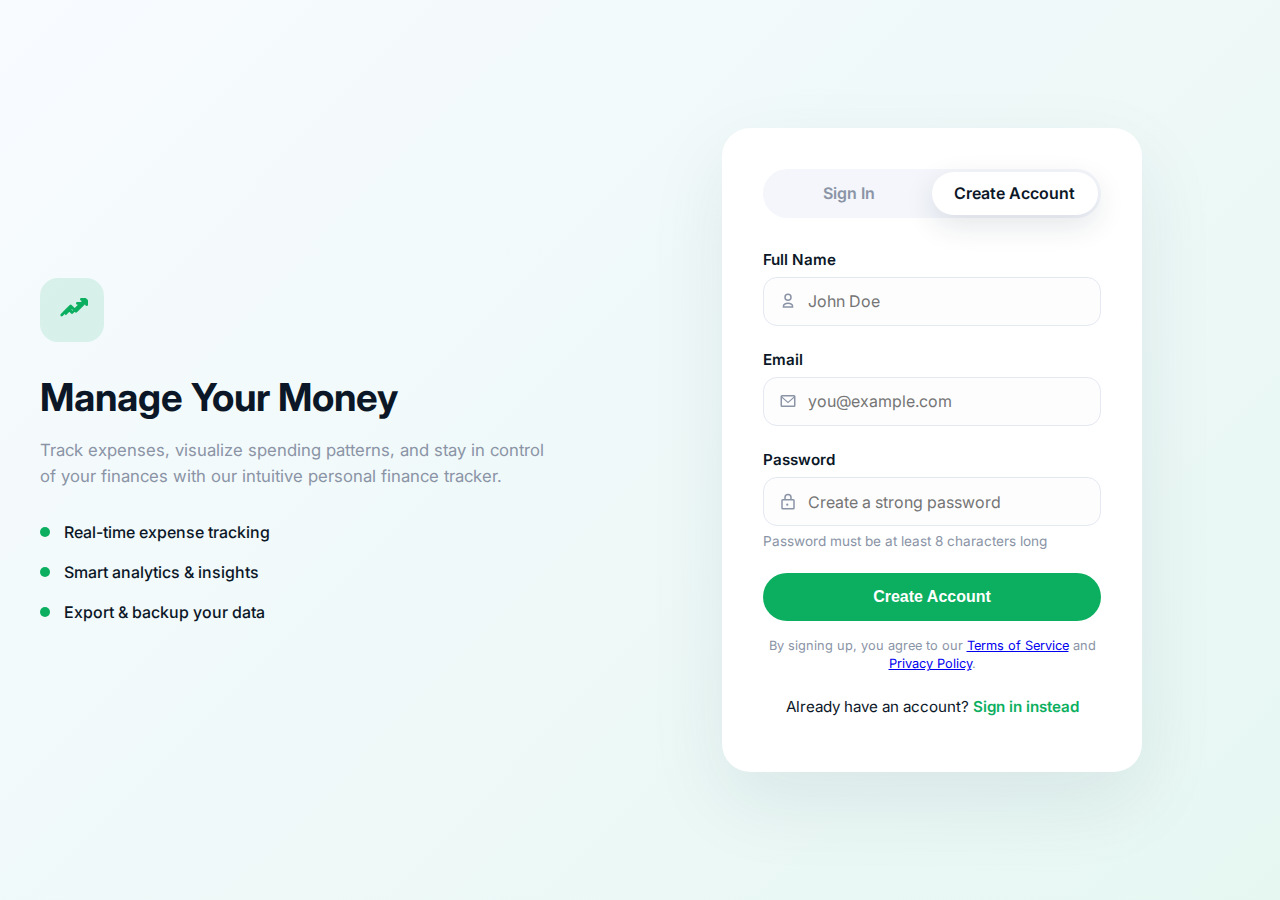
<file: signup.html>
<!DOCTYPE html>
<html lang="en">
  <head>
    <meta charset="UTF-8" />
    <meta name="viewport" content="width=device-width, initial-scale=1.0" />
    <title>Finance Tracker | Create Account</title>
    <link rel="stylesheet" href="styles/style.css" />
  </head>
  <body>
    <main class="auth-page">
      <section class="brand-panel">
        <div class="brand-icon">
          <svg viewBox="0 0 24 24" aria-hidden="true">
            <path
              d="M19 6h-3a1 1 0 0 0 0 2h.586l-4.293 4.293-2.293-2.293a1 1 0 0 0-1.414 0l-5 5a1 1 0 1 0 1.414 1.414L9 12.414l2.293 2.293a1 1 0 0 0 1.414 0L21 6.414V7a1 1 0 0 0 2 0V4a1 1 0 0 0-1-1h-3a1 1 0 0 0 0 2h.586L14 10.586l-2.293-2.293a1 1 0 0 0-1.414 0L5 13.586 7.414 16 12 11.414l2.293 2.293a1 1 0 0 0 1.414 0L22 7.414V8a1 1 0 1 0 2 0V5a1 1 0 0 0-1-1h-4Z"
            />
          </svg>
        </div>
        <h1>Manage Your Money</h1>
        <p>
          Track expenses, visualize spending patterns, and stay in control of
          your finances with our intuitive personal finance tracker.
        </p>
        <ul class="feature-list">
          <li>Real-time expense tracking</li>
          <li>Smart analytics & insights</li>
          <li>Export & backup your data</li>
        </ul>
      </section>

      <section class="form-panel" aria-label="Sign up form">
        <div class="form-card">
          <div class="tab-group" role="tablist">
            <a class="tab" href="login.html">Sign In</a>
            <a class="tab active" aria-current="page" href="#">Create Account</a>
          </div>
          <form id="signupForm">
            <div class="form-group">
              <label for="signup-name">Full Name</label>
              <div class="input-wrapper">
                <svg viewBox="0 0 24 24" aria-hidden="true">
                  <path
                    d="M12 12a5 5 0 1 0-5-5 5 5 0 0 0 5 5Zm0-8a3 3 0 1 1-3 3 3 3 0 0 1 3-3Zm0 10c-4 0-7 2-7 4.5V21h14v-2.5C19 16 16 14 12 14Zm-5 4.5c0-.84 1.89-2.5 5-2.5s5 1.66 5 2.5v.5H7Z"
                  />
                </svg>
                <input
                  type="text"
                  id="signup-name"
                  name="name"
                  placeholder="John Doe"
                  required
                />
              </div>
            </div>
            <div class="form-group">
              <label for="signup-email">Email</label>
              <div class="input-wrapper">
                <svg viewBox="0 0 24 24" aria-hidden="true">
                  <path
                    d="M20 4H4a2 2 0 0 0-2 2v12a2 2 0 0 0 2 2h16a2 2 0 0 0 2-2V6a2 2 0 0 0-2-2Zm0 2v.01L12 13 4 6.01V6h16ZM4 18V8l8 7 8-7v10H4Z"
                  />
                </svg>
                <input
                  type="email"
                  id="signup-email"
                  name="email"
                  placeholder="you@example.com"
                  required
                />
              </div>
            </div>
            <div class="form-group">
              <label for="signup-password">Password</label>
              <div class="input-wrapper">
                <svg viewBox="0 0 24 24" aria-hidden="true">
                  <path
                    d="M17 8V6a5 5 0 0 0-10 0v2H5a2 2 0 0 0-2 2v10a2 2 0 0 0 2 2h14a2 2 0 0 0 2-2V10a2 2 0 0 0-2-2h-2Zm-8-2a3 3 0 0 1 6 0v2H9V6Zm9 14H5V10h14v10Zm-7-3a1.5 1.5 0 1 0 0-3 1.5 1.5 0 0 0 0 3Z"
                  />
                </svg>
                <input
                  type="password"
                  id="signup-password"
                  name="password"
                  placeholder="Create a strong password"
                  required
                  minlength="8"
                />
              </div>
              <p class="helper-text">Password must be at least 8 characters long</p>
            </div>
            <button type="submit" class="primary-btn">Create Account</button>
          </form>
          <p class="legal-text">
            By signing up, you agree to our <a href="#">Terms of Service</a> and
            <a href="#">Privacy Policy</a>.
          </p>
          <p class="alt-action">
            Already have an account?
            <a href="login.html">Sign in instead</a>
          </p>
        </div>
      </section>
    </main>
  </body>
  <script src="auth.js" defer></script>
</html>
</file>
<file: styles/style.css>
@import url("https://fonts.googleapis.com/css2?family=Inter:wght@400;500;600;700&display=swap");

:root {
  --brand-green: #0caf60;
  --brand-green-dark: #099451;
  --brand-grey: #8a94a6;
  --brand-text: #0b1727;
  --panel-bg: #ffffff;
  --border-color: #e4e8f1;
  --page-bg: linear-gradient(135deg, #f8fbff 0%, #e6f7f2 100%);
}

*,
*::before,
*::after {
  box-sizing: border-box;
}

body {
  margin: 0;
  min-height: 100vh;
  font-family: "Inter", system-ui, -apple-system, BlinkMacSystemFont, sans-serif;
  background: var(--page-bg);
  color: var(--brand-text);
}

.auth-page {
  min-height: 100vh;
  width: min(1200px, 100% - 3rem);
  margin: 0 auto;
  padding: 3rem 0;
  display: flex;
  align-items: center;
  justify-content: space-between;
  gap: 4rem;
}

.brand-panel {
  flex: 1;
  max-width: 520px;
}

.brand-icon {
  width: 64px;
  height: 64px;
  border-radius: 18px;
  background: rgba(12, 175, 96, 0.12);
  display: grid;
  place-items: center;
  margin-bottom: 2rem;
}

.brand-icon svg {
  width: 32px;
  height: 32px;
  fill: var(--brand-green);
}

.brand-panel h1 {
  font-size: clamp(2.25rem, 3vw, 3rem);
  margin-bottom: 1rem;
  line-height: 1.2;
}

.brand-panel p {
  font-size: 1.05rem;
  color: var(--brand-grey);
  margin-bottom: 2rem;
  line-height: 1.6;
}

.feature-list {
  list-style: none;
  padding: 0;
  margin: 0;
  display: grid;
  gap: 1.25rem;
}

.feature-list li {
  display: flex;
  gap: 0.85rem;
  align-items: center;
  font-weight: 500;
}

.feature-list li::before {
  content: "";
  width: 10px;
  height: 10px;
  border-radius: 50%;
  background: var(--brand-green);
}

.form-panel {
  flex: 1;
  display: flex;
  justify-content: center;
}

.form-card {
  width: min(420px, 100%);
  background: var(--panel-bg);
  border-radius: 28px;
  padding: 2.5rem;
  box-shadow: 0 30px 80px rgba(10, 32, 68, 0.08);
  border: 1px solid rgba(255, 255, 255, 0.6);
}

.tab-group {
  display: flex;
  background: #f4f6fb;
  border-radius: 999px;
  padding: 0.2rem;
  margin-bottom: 2rem;
}

.tab {
  flex: 1;
  text-align: center;
  padding: 0.7rem 0;
  border-radius: 999px;
  text-decoration: none;
  color: var(--brand-grey);
  font-weight: 600;
  transition: background 0.2s, color 0.2s;
}

.tab.active {
  background: #ffffff;
  color: var(--brand-text);
  box-shadow: 0 10px 30px rgba(13, 38, 59, 0.12);
}

.form-group {
  margin-bottom: 1.5rem;
}

label {
  display: block;
  margin-bottom: 0.5rem;
  font-weight: 600;
  font-size: 0.95rem;
}

.input-wrapper {
  position: relative;
}

.input-wrapper svg {
  position: absolute;
  top: 50%;
  left: 1rem;
  transform: translateY(-50%);
  width: 18px;
  height: 18px;
  fill: var(--brand-grey);
}

input {
  width: 100%;
  border-radius: 14px;
  border: 1px solid var(--border-color);
  padding: 0.85rem 1rem 0.85rem 2.75rem;
  font-size: 1rem;
  font-family: inherit;
  color: var(--brand-text);
  background: #fdfdfd;
  transition: border 0.2s, box-shadow 0.2s;
}

input:focus {
  outline: none;
  border-color: var(--brand-green);
  box-shadow: 0 0 0 3px rgba(12, 175, 96, 0.2);
}

.helper-text {
  font-size: 0.85rem;
  color: var(--brand-grey);
  margin-top: 0.4rem;
}

.primary-btn {
  width: 100%;
  border: none;
  border-radius: 999px;
  padding: 0.95rem 1rem;
  font-size: 1rem;
  font-weight: 600;
  cursor: pointer;
  color: #ffffff;
  background: var(--brand-green);
  transition: background 0.2s, transform 0.2s;
}

.primary-btn:hover {
  background: var(--brand-green-dark);
  transform: translateY(-1px);
}

.legal-text {
  margin-top: 1rem;
  font-size: 0.8rem;
  color: var(--brand-grey);
  text-align: center;
  line-height: 1.4;
}

.divider {
  text-align: center;
  color: var(--brand-grey);
  font-size: 0.9rem;
  margin: 1.5rem 0;
  position: relative;
}

.divider::before,
.divider::after {
  content: "";
  position: absolute;
  top: 50%;
  width: 40%;
  height: 1px;
  background: var(--border-color);
}

.divider::before {
  left: 0;
}

.divider::after {
  right: 0;
}

.social-btn {
  width: 100%;
  border: 1px solid var(--border-color);
  border-radius: 16px;
  padding: 0.85rem 1rem;
  background: transparent;
  display: flex;
  align-items: center;
  justify-content: center;
  gap: 0.5rem;
  font-weight: 600;
  cursor: pointer;
}

.social-btn img {
  width: 18px;
  height: 18px;
}

.alt-action {
  margin-top: 1.5rem;
  text-align: center;
  font-size: 0.95rem;
}

.alt-action a {
  color: var(--brand-green);
  font-weight: 600;
  text-decoration: none;
}

@media (max-width: 1024px) {
  .auth-page {
    width: min(100%, 900px);
    padding: 2rem;
    gap: 2.5rem;
  }

  .brand-panel {
    max-width: none;
  }
}

@media (max-width: 768px) {
  .auth-page {
    flex-direction: column;
    width: min(100%, 520px);
    padding: 2rem 1.5rem 3rem;
    text-align: center;
  }

  .brand-panel {
    order: 2;
  }

  .form-panel {
    order: 1;
    width: 100%;
  }

  .form-card {
    padding: 2rem;
  }

  .feature-list li {
    justify-content: center;
  }
}

@media (max-width: 480px) {
  body {
    background: #f8fbff;
  }

  .auth-page {
    width: 100%;
    padding: 1.5rem 1rem 2rem;
  }

  .form-card {
    border-radius: 22px;
    padding: 1.75rem;
  }

  input {
    padding-left: 2.5rem;
  }
}
</file>
